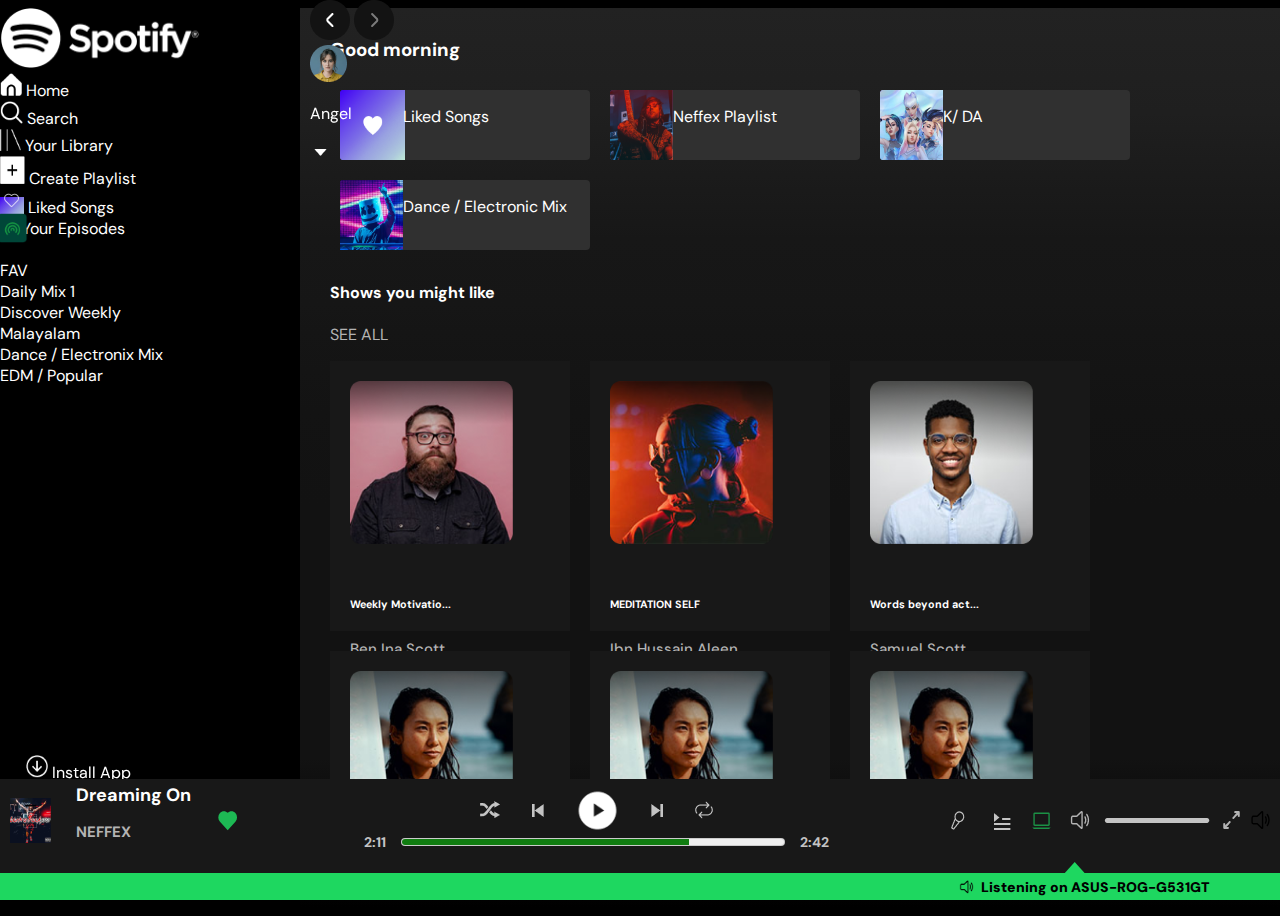
<file: index.html>
<!DOCTYPE html>
<html lang="en">
  <head>
    <meta charset="UTF-8" />
    <meta name="viewport" content="width=device-width, initial-scale=1.0" />
    <title>Spotify - Web Player: Music for everyone</title>
    <link rel="stylesheet" href="./style.css" />
    <link
      rel="icon"
      type="image/x-icon"
      href="https://open.spotifycdn.com/cdn/images/favicon.0f31d2ea.ico"
    />
    <link
      href="https://cdn.jsdelivr.net/npm/bootstrap@5.3.1/dist/css/bootstrap.min.css"
      rel="stylesheet"
      integrity="sha384-4bw+/aepP/YC94hEpVNVgiZdgIC5+VKNBQNGCHeKRQN+PtmoHDEXuppvnDJzQIu9"
      crossorigin="anonymous"
    />
  </head>

  <body>
    <section class="containers">
      <!-- Sidebar +++++++++++++++++++++++++++++++++-->
      <section class="sidebars ">
        <div class="icons p-2">
          <a href="#"
            ><img
              class="main-logo px-3 py-2"
              src="./Assets/Spotify logo.png"
              alt="logo"
          /></a>
          <div class="icon d-flex align-items-center px-3 py-2 my-2">
            <img src="./Assets/Home.png" style="height: 23px" />
            <a
              href="#"
              class="px-3"
              style="text-decoration: none; color: var(--white)"
              >Home</a
            >
          </div>

          <div class="icon d-flex align-items-center px-3 py-2 my-2">
            <img src="./Assets/Search.png" style="height: 23px" />
            <a
              href="#"
              class="px-3"
              style="text-decoration: none; color: var(--white)"
              >Search</a
            >
          </div>
          <div class="icon d-flex align-items-center px-3 py-2 my-2">
            <img src="./Assets/Your library.png" style="height: 22px" />
            <a
              href="./playlist.html"
              class="px-3"
              style="text-decoration: none; color: var(--white)"
              >Your Library</a
            >
          </div>
          <div class="icon d-flex align-items-center px-3 py-2 my-2">
            <span class="" style="height: 25px; width: 25px"
              ><img
                src="./Assets/plus.png"
                style="height: 28px; width: 25px"
            /></span>
            <a
              href="#"
              class="px-3"
              style="text-decoration: none; color: var(--white)"
              >Create Playlist</a
            >
          </div>
          <div class="icon d-flex align-items-center px-3 py-2 my-2">
            <span
              class=""
              style="
                height: 25px;
                width: 25px;
                background: linear-gradient(
                  135deg,
                  #4000f4 0%,
                  #603aed 22.48%,
                  #7c6ee6 46.93%,
                  #979fe1 65.71%,
                  #a2b3de 77.68%,
                  #adc8dc 88.93%,
                  #c0ecd7 100%
                );
              "
            >
              <img src="./Assets/heart.png" style=""
            /></span>
            <a
              href="#"
              class="px-3"
              style="text-decoration: none; color: var(--white)"
              >Liked Songs</a
            >
          </div>
          <div class="icon d-flex align-items-center px-3 py-2 my-2">
            <span
              class=""
              style="height: 25px; width: 25px; background: #004638"
            >
              <img
                src="./Assets/hotspot.png"
                style="height: 12px; margin-left: 6px; scale:2.5 ;"
              />
            </span>
            <a
              href="#"
              class="px-3"
              style="text-decoration: none; color: var(--white)"
              >Your Episodes</a
            >
          </div>
          <br />

          <div class="cnt">
            <div class="icon d-flex align-items-center py-2">
              <a
                href="#"
                class="px-3"
                style="text-decoration: none; color: var(--white)"
                >FAV</a
              >
            </div>
            <div class="icon d-flex align-items-center py-2">
              <a
                href="#"
                class="px-3"
                style="text-decoration: none; color: var(--white)"
                >Daily Mix 1</a
              >
            </div>
            <div class="icon d-flex align-items-center py-2">
              <a
                href="#"
                class="px-3"
                style="text-decoration: none; color: var(--white)"
                >Discover Weekly</a
              >
            </div>
            <div class="icon d-flex align-items-center py-2">
              <a
                href="#"
                class="px-3"
                style="text-decoration: none; color: var(--white)"
                >Malayalam</a
              >
            </div>
            <div class="icon d-flex align-items-center py-2">
              <a
                href="#"
                class="px-3"
                style="text-decoration: none; color: var(--white)"
                >Dance / Electronix Mix</a
              >
            </div>
            <div class="icon d-flex align-items-center py-2">
              <a
                href="#"
                class="px-3"
                style="text-decoration: none; color: var(--white)"
                >EDM / Popular</a
              >
            </div>
          </div>

          <br />
          <div class="icon-app icon d-flex align-items-center px-3 py-2 my-2">
            <img src="./Assets/download.png" style="height: 23px" />
            <a
              href="#"
              class="px-3"
              style="text-decoration: none; color: var(--white)"
              >Install App</a
            >
          </div>
        </div>
      </section>
      <!-- Sidebar +++++++++++++++++++++++++++++++++-->

      <!-- Playbar +++++++++++++++++++++++++++++++++-->
      <section class="playbar">
        <div class="functions">
          <div class="details">
            <img src="./Assets/imgs/playing-img.png" />
            <div class="name-all">
              <f3>Dreaming On</f3>
              <p class="m-0">NEFFEX</p>
            </div>
            <img src="./Assets/bx_bxs-heart.svg" style="height: 25px" />
          </div>
          <div class="play">
            <div class="fun">
              <img
                class="fun-img"
                src="./Assets/shuffle.png"
              />
              <img class="fun-img" src="./Assets/previous.png" />
              <img
                class="fun-img"
                src="./Assets/gridicons_play.png"
                style="height: 45px;
                width: 45px;"
              />
              <img
                class="fun-img"
                src="./Assets/next.png"
              />
              <img class="fun-img" src="./Assets/loop.png" />
            </div>
            <div class="bar-time">
              <p>2:11</p>
              <meter style="width: 30vw" value="75" min="0" max="100"></meter>
              <p>2:42</p>
            </div>
          </div>
          <div class="extra">
            <img
              class="fun-img"
              src="./Assets/microphone.png"
            />
            <img
              class="fun-img"
              src="./Assets/query-queue.png"
            />
            <img class="fun-img" src="./Assets/carbon_laptop.png" />
            <img
              class="fun-img"
              src="./Assets/speaker-white.png"
            />
            <img class="ex-img" src="./Assets/volume-bar.png" />
            <img class="ex-img" src="./Assets/strech-speaker.png" />
          </div>
        </div>
        <img class="trgl" src="./Assets/Vector 1.svg" />
        <section class="playbar-foot">
          <img src="./Assets/speaker-black.png" style="scale: 0.7;" />
          <p>Listening on ASUS-ROG-G531GT</p>
        </section>
      </section>
      <!-- Playbar +++++++++++++++++++++++++++++++++-->


      <!-- Main Section +++++++++++++++++++++++++++++++++-->
      <section class="main">
        <!-- Navbar content -->
        <div class="navbar">
          <div>
            <img
              class="p-1 mx-2"
              src="./Assets/backward.png"
            />
            <img
              class="p-1 mx-2"
              src="./Assets/forward.png"
            />
          </div>

          <div
            class="d-flex text-white align-items-center justify-content-between bg-black rounded-5 px-"
          >
            <img src="./Assets/imgs/profile.png" alt="profile" />
            <p class="p-2 m-0 fw-medium">Angel</p>
            <a href="#"
              ><img class="p-2 m-0" src="./Assets/down.png"
            /></a>
          </div>
        </div>

        <div class="main-body">
          <section style="padding-inline: 20px">
            <h3 class="text-white">Good morning</h3>
            <div class="cards">
              <div class="main-card1">
                <div class="main-card1-1">
                  <img
                    src="./Assets/imgs/Purple-big.png"
                    style="height: 70px; width: 65px;"
                  />
                </div>
                <div class="main-card1-2 text-white d-flex align-items-center">
                  <p class="m-0 p-2">Liked Songs</p>
                </div>
              </div>

              <div class="main-card1">
                <div class="main-card1-1">
                  <img
                    src="./Assets/imgs/man.png"
                    style="height: 100%; width: 100%"
                  />
                </div>
                <div class="main-card1-2 text-white d-flex align-items-center">
                  <p class="m-0 p-2">Neffex Playlist</p>
                </div>
              </div>

              <div class="main-card1">
                <div class="main-card1-1">
                  <img src="./Assets/imgs/KDA.png" style="height:
                  100%; width: 100%;"">
                </div>
                <div class="main-card1-2 text-white d-flex align-items-center">
                  <p class="m-0 p-2">K/ DA</p>
                </div>
              </div>

              <div class="main-card1">
                <div class="main-card1-1">
                  <img
                    src="./Assets/imgs/marshmellow.png"
                    style="height: 100%; width: 100%"
                  />
                </div>
                <div class="main-card1-2 text-white d-flex align-items-center">
                  <p class="m-0 p-2">Dance / Electronic Mix</p>
                </div>
              </div>
            </div>
          </section>

          <section style="padding-inline: 20px; margin-top: 10px">
            <div class="d-flex justify-content-between align-items-center">
              <h4 class="text-white">Shows you might like</h4>
              <a style="text-decoration: none" href="#"
                ><p style="color: #b3b3b3">SEE ALL</p></a
              >
            </div>
            <div class="cards2">
              <div class="card2">
                <img src="./Assets/imgs/Rectangle 21.png" />
                <h6>Weekly Motivatio...</h6>
                <p>Ben Ina Scott</p>
              </div>

              <div class="card2">
                <img src="./Assets/imgs/Rectangle 22.png" />
                <h6>MEDITATION SELF</h6>
                <p>Ibn Hussain Aleen</p>
              </div>

              <div class="card2">
                <img src="./Assets/imgs/Rectangle 23.png" />
                <h6>Words beyond act...</h6>
                <p>Samuel Scott</p>
              </div>

              <div class="card2">
                <img src="./Assets/imgs/Rectangle 16.png" />
                <h6>The Alexa Show</h6>
                <p>Adriana Tom</p>
              </div>

              <div class="card2">
                <img src="./Assets/imgs/Rectangle 16.png" />
                <h6>The Alexa Show</h6>
                <p>Adriana Tom</p>
              </div>

              <div class="card2">
                <img src="./Assets/imgs/Rectangle 16.png" />
                <h6>The Alexa Show</h6>
                <p>Adriana Tom</p>
              </div>

              <div class="card2">
                <img src="./Assets/imgs/Rectangle 16.png" />
                <h6>The Alexa Show</h6>
                <p>Adriana Tom</p>
              </div>

              <div class="card2">
                <img src="./Assets/imgs/Rectangle 16.png" />
                <h6>The Alexa Show</h6>
                <p>Adriana Tom</p>
              </div>

              <div class="card2">
                <img src="./Assets/imgs/Rectangle 16.png" />
                <h6>The Alexa Show</h6>
                <p>Adriana Tom</p>
              </div>
              <div class="card2">
                <img src="./Assets/imgs/Rectangle 16.png" />
                <h6>The Alexa Show</h6>
                <p>Adriana Tom</p>
              </div>
              <div class="card2">
                <img src="./Assets/imgs/Rectangle 16.png" />
                <h6>The Alexa Show</h6>
                <p>Adriana Tom</p>
              </div>
              <div class="card2">
                <img src="./Assets/imgs/Rectangle 16.png" />
                <h6>The Alexa Show</h6>
                <p>Adriana Tom</p>
              </div>
              <div class="card2">
                <img src="./Assets/imgs/Rectangle 16.png" />
                <h6>The Alexa Show</h6>
                <p>Adriana Tom</p>
              </div>
              <div class="card2">
                <img src="./Assets/imgs/Rectangle 16.png" />
                <h6>The Alexa Show</h6>
                <p>Adriana Tom</p>
              </div>
              <div class="card2">
                <img src="./Assets/imgs/Rectangle 16.png" />
                <h6>The Alexa Show</h6>
                <p>Adriana Tom</p>
              </div>
              <div class="card2">
                <img src="./Assets/imgs/Rectangle 16.png" />
                <h6>The Alexa Show</h6>
                <p>Adriana Tom</p>
              </div>
            </div>
          </section>
        </div>
      </section>
            <!-- Main Section +++++++++++++++++++++++++++++++++-->
    </section>

    <!-- script ---------------------------------------------------------------------------->
    <script
      src="https://cdn.jsdelivr.net/npm/bootstrap@5.3.1/dist/js/bootstrap.bundle.min.js"
      integrity="sha384-HwwvtgBNo3bZJJLYd8oVXjrBZt8cqVSpeBNS5n7C8IVInixGAoxmnlMuBnhbgrkm"
      crossorigin="anonymous"
    ></script>
  </body>
</html>
</file>
<file: style.css>
@import url("https://fonts.googleapis.com/css2?family=DM+Sans:opsz@9..40&display=swap");

:root {
  --black: #000;
  --grey: #121212;
  --light-gray: #181818;
  --white: #fff;
}

body {
  height: 100vh;
  padding: 0rem;
  overflow: hidden;
  margin-inline: auto;
  display: flex;
  flex-direction: column;
  font-family: "DM Sans", sans-serif;
  background-color: var(--black);
  color: var(--white);
}

a {
  color: var(--white);
  text-decoration: none;
}

.containers {
  display: flex;
  justify-content: center;
  height: 90vh;
  flex: 1;
  overflow: hidden;
}

.sidebars {
  flex: 0.25;
  display: flex;
  height: 87vh;
  flex-direction: column;
  background-color: var(--black);
}

.playbar {
  position: relative;
  height: 13vh;
  width: 100%;
  position: fixed;
  bottom: 0;
  background-color: var(--light-gray);
}

.playbar-foot {
  height: 3vh;
  width: 100%;
  position: fixed;
  bottom: 0;
  background-color: #1ed760;
}

.main {
  flex: 0.8;
  background: linear-gradient(
    180deg,
    #222 0%,
    #1f1f1f 11.64%,
    #171717 25.66%,
    #161616 32.94%,
    #151515 35.98%,
    #131313 44.89%,
    #121212 55.22%,
    #121212 83.34%,
    #121212 81.45%,
    rgba(18, 18, 18, 0) 100%
  );
  display: flex;
  flex-direction: column;
  padding: 10px;
}

.main-logo {
  height: 60px;
}

.icons {
  display: flex;
  flex-direction: column;
  position: relative;
  height: 100%;
}

.icon:hover {
  background-color: rgb(26, 26, 26);
  border-radius: 5px;
}

.icon-app {
  position: fixed;
  bottom: 13vh;
  left: 2vw;
}

.navbar {
  cursor: not-allowed;
  position: fixed;
  top: 0px;
  z-index: 5;
}

.main-body {
  overflow-y: auto;
}

::-webkit-scrollbar {
  display: none;
}

.trgl {
  position: fixed;
  bottom: 3vh;
  right: 195px;
}

.playbar-foot {
  display: flex;
  justify-content: end;
  align-items: center;
}

.playbar-foot > p {
  margin: 0;
  margin-right: 30px;
  padding-top: 2px;
  padding-bottom: 2px;
  padding-left: 5px;
  padding-right: 40px;
  color: #000;
  font-family: DM Sans;
  font-size: 14px;
  font-weight: 900;
}

.functions {
  display: flex;
  align-items: center;
  justify-content: space-between;
}

.details {
  display: flex;
  gap: 15px;
  color: #fff;
  align-items: center;
}

.cnt {
  display: flex;
  flex-direction: column;
  overflow-y: auto;
}

.details > img {
  height: 45px;
  margin: 10px;
}

.name-all > f3 {
  font-size: 18px;
  font-weight: 700;
}

.name-all > p {
  color: #b3b3b3;
  font-weight: 700;
  font-size: 15px;
}

.play {
  display: flex;
  align-items: center;
  flex-direction: column;
  height: 65px;
}

.fun {
  display: flex;
  height: 45px;
  gap: 15px;
  align-items: center;
}

.fun-img {
  padding: 3px;
  border-radius: 50%;
  transition: all 1s ease;
}

.fun-img:hover {
  background-color: gray;
}

.ex-img {
  transition: all 1s ease;
}

.ex-img:hover {
  border-radius: 50%;
  background-color: gray;
}

.bar-time {
  position: relative;
  display: flex;
  gap: 15px;
  align-items: center;
}

.bar-time > p {
  color: #c4c4c4;
  font-size: 14px;
  font-weight: 700;
  margin: 0;
}

.dwn {
  width: 400px;
  height: 5px;
  border-radius: 2.5px;
  background: #535353;
}

.up {
  position: fixed;
  right: 565px;
  width: 300px;
  border-radius: 2.5px;
  height: 5px;
  background: #c4c4c4;
}

.extra {
  display: flex;
  gap: 10px;
  align-items: center;
  margin-right: 10px;
}

.playbar {
  padding-top: 0.5vh;
}

.main-card1 {
  margin: 10px;
  height: 70px;
  width: 250px;
  display: flex;
  border-radius: 4px;
  background: #303030;
}

.main-card1-1 {
  width: 25%;
  border-radius: 4px 0px 0px 4px;
  background: linear-gradient(
    135deg,
    #4000f4 0%,
    #603aed 22.48%,
    #7c6ee6 46.93%,
    #979fe1 65.71%,
    #a2b3de 77.68%,
    #adc8dc 88.93%,
    #c0ecd7 100%
  );
}

.cards {
  display: flex;
  flex-wrap: wrap;
}

.cards2 {
  display: flex;
  flex-wrap: wrap;
  gap: 20px;
}

.card2 {
  line-height: 20px;
  color: #fff;
  padding: 20px 20px 0px 20px;
  height: 250px;
  width: 200px;
  background-color: var(--light-gray);
}

.card2 > img {
  width: 163px;
  margin-bottom: 20px;
}

.card2 > h2 {
  color: #fff;
  font-size: 21px;
  font-weight: 500;
}

.card2 > p {
  color: #b3b3b3;
  font-size: 15px;
  font-weight: 500;
}


@media screen and (max-width : 420px){

  .containers{
    display: block;
    overflow-y: auto;
  }
  .sidebars{
    /* display: none; */
    height: fit-content;
  }
  .playbar{
    overflow-x: auto;
  }
  .cards2{
    justify-content: center;
  }
  .playbar-foot{
    display: none;
  }
  .trgl{
    display: none;
  }
}
</file>
